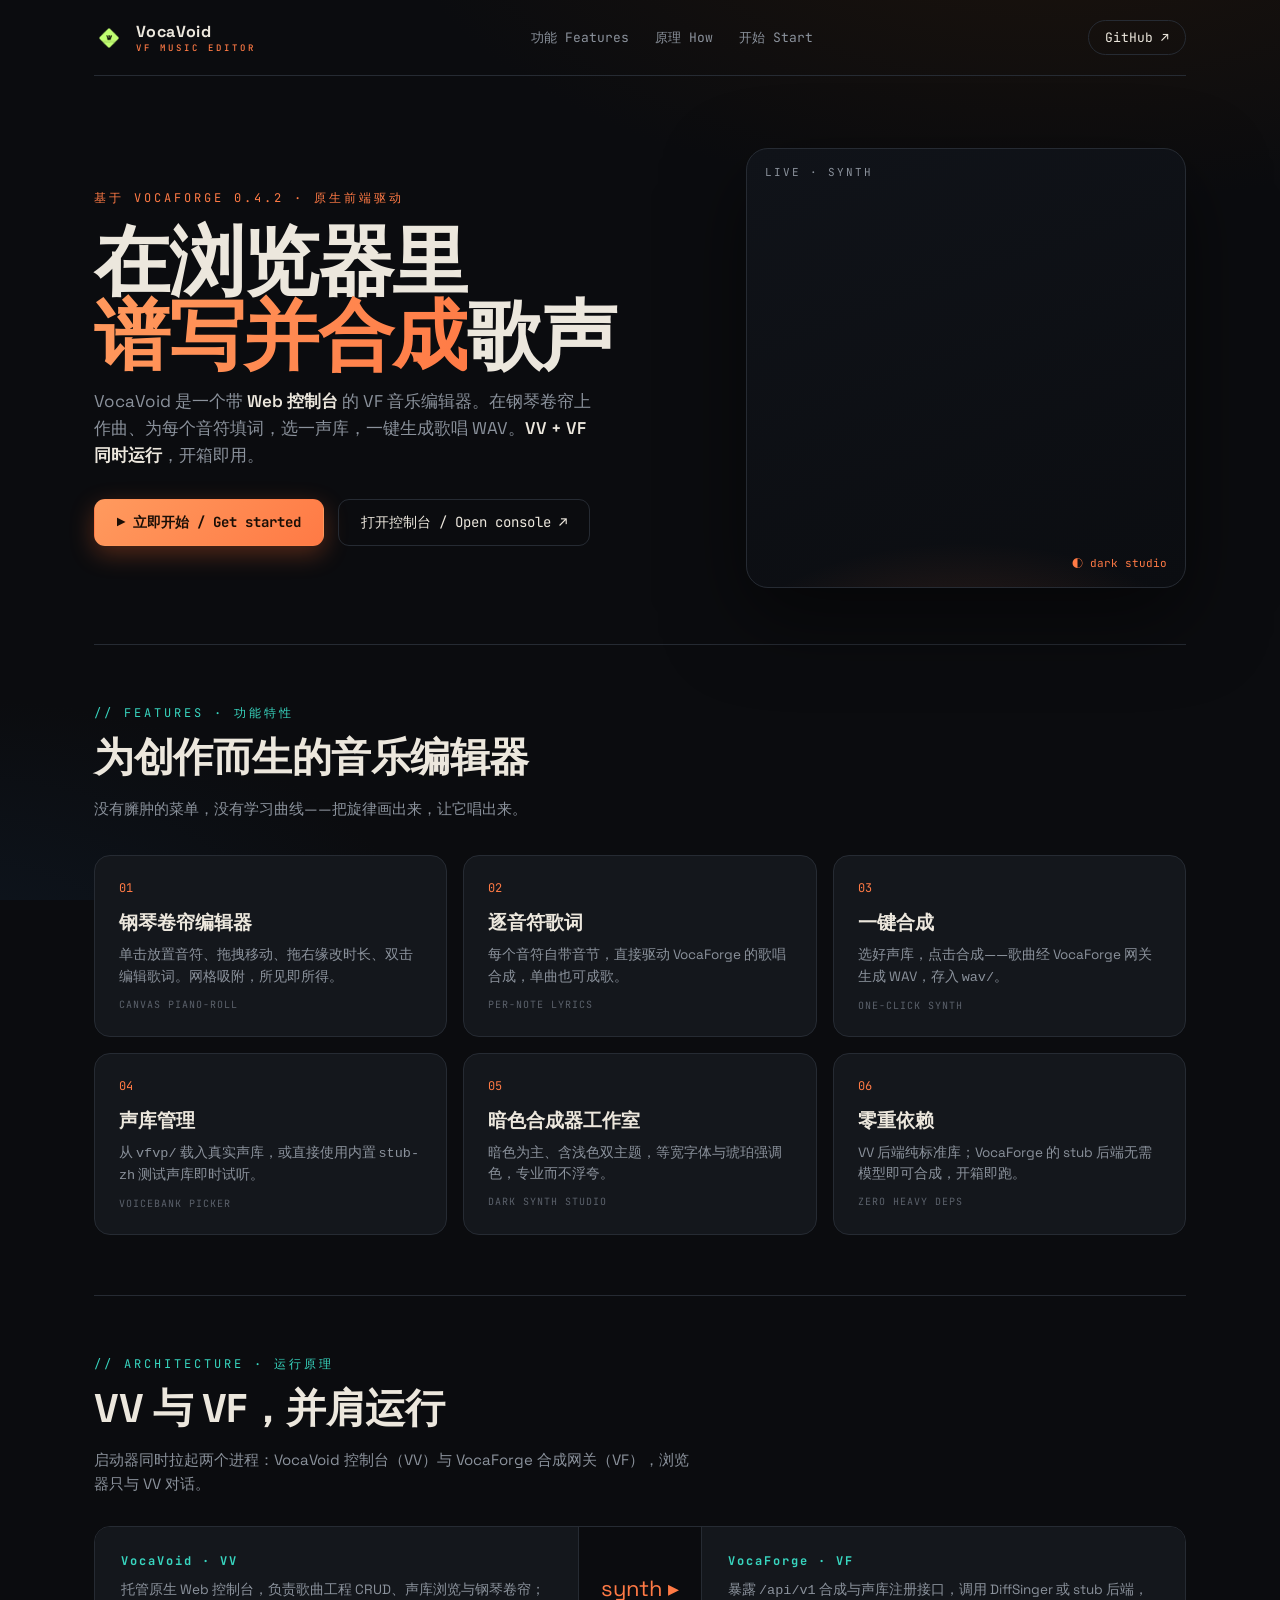
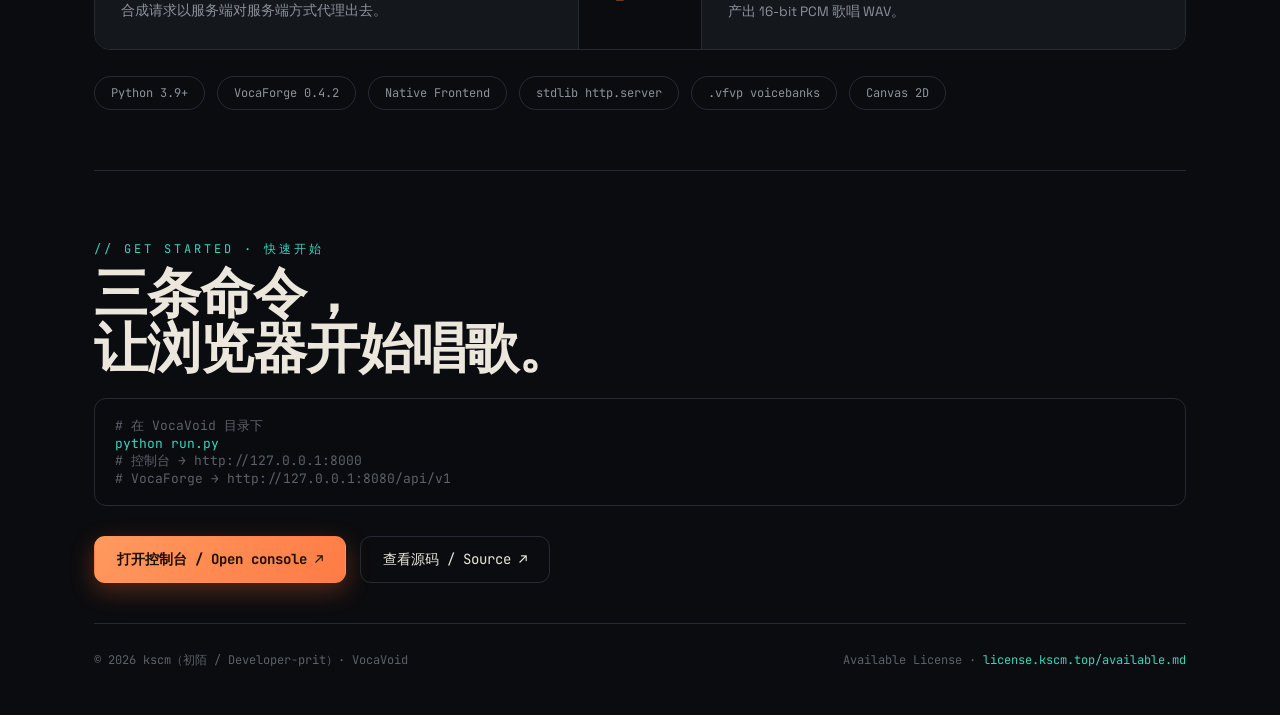
<file: index.html>
<!DOCTYPE html>
<html lang="zh-CN">
<head>
<meta charset="utf-8" />
<meta name="viewport" content="width=device-width, initial-scale=1" />
<title>VocaVoid — VF 音乐编辑器 / VF Music Editor</title>
<link rel="icon" href="frontend/assets/VV_icon.png" />
<link rel="preconnect" href="https://fonts.googleapis.com" />
<link rel="preconnect" href="https://fonts.gstatic.com" crossorigin />
<link href="https://fonts.googleapis.com/css2?family=Space+Grotesk:wght@400;500;600;700&family=JetBrains+Mono:wght@400;600&display=swap" rel="stylesheet" />
<style>
  :root{
    --bg:#0b0c0f; --panel:#14171c; --line:#262b33; --text:#ece7dd; --muted:#8b929c; --faint:#5b616b;
    --amber:#ff7a45; --amber-2:#ff9a5e; --teal:#38d6c0;
    --disp:"Space Grotesk",system-ui,sans-serif; --mono:"JetBrains Mono",ui-monospace,monospace;
  }
  *{box-sizing:border-box;margin:0}
  html{scroll-behavior:smooth}
  body{background:var(--bg);color:var(--text);font-family:var(--disp);-webkit-font-smoothing:antialiased;
    background-image:radial-gradient(1100px 520px at 82% -12%,#1c130c 0,transparent 60%),radial-gradient(900px 500px at -5% 108%,#0e1620 0,transparent 55%);background-attachment:fixed}
  .wrap{max-width:1140px;margin:0 auto;padding:0 24px}
  a{color:inherit;text-decoration:none}

  /* nav */
  nav{display:flex;align-items:center;justify-content:space-between;padding:20px 0;border-bottom:1px solid var(--line)}
  .brand{display:flex;align-items:center;gap:12px;font-weight:700;letter-spacing:.4px}
  .brand img{width:30px;height:30px;border-radius:8px}
  .brand small{display:block;font-family:var(--mono);font-size:9px;letter-spacing:3px;color:var(--amber);font-weight:500}
  .nav-links{display:flex;gap:26px;font-size:13px;color:var(--muted);font-family:var(--mono)}
  .nav-links a:hover{color:var(--text)}
  .nav-cta{border:1px solid var(--line);padding:8px 16px;border-radius:999px;font-size:13px;font-family:var(--mono);transition:.2s var(--ease)}
  .nav-cta:hover{border-color:var(--amber);color:var(--amber)}

  /* hero */
  .hero{display:grid;grid-template-columns:1.25fr .9fr;gap:40px;align-items:center;padding:72px 0 56px}
  .eyebrow{font-family:var(--mono);font-size:12px;letter-spacing:3px;color:var(--amber);text-transform:uppercase}
  h1{font-size:clamp(40px,6vw,76px);line-height:.98;font-weight:700;margin:18px 0 10px;letter-spacing:-1.5px}
  h1 .grad{background:linear-gradient(120deg,var(--amber-2),var(--amber));-webkit-background-clip:text;background-clip:text;color:transparent}
  .lede{font-size:17px;line-height:1.6;color:var(--muted);max-width:30em;margin-top:14px}
  .lede b{color:var(--text);font-weight:600}
  .cta-row{display:flex;gap:14px;margin-top:30px;flex-wrap:wrap}
  .btn{font-family:var(--mono);font-size:14px;padding:13px 22px;border-radius:11px;border:1px solid var(--line);transition:.2s var(--ease);cursor:pointer}
  .btn.primary{background:linear-gradient(135deg,var(--amber-2),var(--amber));border-color:transparent;color:#1a0e06;font-weight:700;box-shadow:0 8px 24px rgba(255,106,48,.3)}
  .btn.primary:hover{transform:translateY(-2px);box-shadow:0 12px 30px rgba(255,106,48,.42)}
  .btn.ghost:hover{border-color:var(--teal);color:var(--teal)}

  /* waveform visual */
  .viz{aspect-ratio:1/1;border:1px solid var(--line);border-radius:22px;background:linear-gradient(160deg,#101319,#0b0d11);
    position:relative;overflow:hidden;display:grid;place-items:center;box-shadow:0 30px 80px rgba(0,0,0,.5)}
  .viz::before{content:"";position:absolute;inset:0;background:radial-gradient(420px 220px at 50% 120%,rgba(255,122,69,.18),transparent 60%)}
  .eq{display:flex;align-items:flex-end;gap:7px;height:54%;z-index:1}
  .eq span{width:9px;background:linear-gradient(var(--amber-2),var(--amber));border-radius:4px;animation:bounce 1.1s var(--ease) infinite}
  .eq span:nth-child(odd){background:linear-gradient(var(--teal),#1c8f80)}
  .eq span:nth-child(1){animation-delay:0s}.eq span:nth-child(2){animation-delay:.12s}.eq span:nth-child(3){animation-delay:.24s}
  .eq span:nth-child(4){animation-delay:.36s}.eq span:nth-child(5){animation-delay:.48s}.eq span:nth-child(6){animation-delay:.6s}
  .eq span:nth-child(7){animation-delay:.72s}.eq span:nth-child(8){animation-delay:.84s}.eq span:nth-child(9){animation-delay:.96s}
  @keyframes bounce{0%,100%{height:18%}50%{height:100%}}
  .viz .tag{position:absolute;top:16px;left:18px;font-family:var(--mono);font-size:11px;color:var(--muted);letter-spacing:2px}
  .viz .tag2{position:absolute;bottom:16px;right:18px;font-family:var(--mono);font-size:11px;color:var(--amber)}

  /* section heading */
  .sec{padding:60px 0;border-top:1px solid var(--line)}
  .sec-h{font-family:var(--mono);font-size:12px;letter-spacing:3px;color:var(--teal);text-transform:uppercase;margin-bottom:8px}
  .sec-t{font-size:clamp(26px,3.4vw,40px);font-weight:700;letter-spacing:-.5px;max-width:18em}
  .sec-s{color:var(--muted);margin-top:12px;font-size:15px;line-height:1.6;max-width:40em}

  /* feature grid */
  .grid{display:grid;grid-template-columns:repeat(3,1fr);gap:16px;margin-top:34px}
  .card{border:1px solid var(--line);border-radius:16px;padding:24px;background:var(--panel);transition:.25s var(--ease);position:relative;overflow:hidden}
  .card:hover{border-color:var(--amber);transform:translateY(-3px)}
  .card .ix{font-family:var(--mono);font-size:12px;color:var(--amber);margin-bottom:14px}
  .card h3{font-size:19px;font-weight:600;margin-bottom:8px}
  .card p{font-size:13.5px;color:var(--muted);line-height:1.6}
  .card .en{display:block;font-family:var(--mono);font-size:10px;color:var(--faint);letter-spacing:1px;margin-top:10px;text-transform:uppercase}

  /* architecture strip */
  .arch{display:grid;grid-template-columns:1fr auto 1fr;gap:0;align-items:stretch;margin-top:30px;border:1px solid var(--line);border-radius:16px;overflow:hidden}
  .arch .node{padding:26px;background:var(--panel)}
  .arch .mid{display:grid;place-items:center;padding:0 22px;background:var(--bg);border-left:1px solid var(--line);border-right:1px solid var(--line)}
  .arch h4{font-family:var(--mono);font-size:12px;letter-spacing:2px;color:var(--teal);margin-bottom:10px}
  .arch p{font-size:13.5px;color:var(--muted);line-height:1.6}
  .arch .arrow{font-size:22px;color:var(--amber)}

  /* tech badges */
  .badges{display:flex;gap:12px;flex-wrap:wrap;margin-top:26px}
  .badge{border:1px solid var(--line);border-radius:999px;padding:8px 16px;font-family:var(--mono);font-size:12px;color:var(--muted);transition:.2s}
  .badge:hover{border-color:var(--teal);color:var(--text)}

  /* final cta */
  .final{text-align:left;padding:70px 0 40px}
  .final h2{font-size:clamp(30px,4.4vw,54px);font-weight:700;letter-spacing:-1px;line-height:1.02}
  pre{font-family:var(--mono);background:#0a0b0e;border:1px solid var(--line);border-radius:12px;padding:18px 20px;color:var(--teal);font-size:13px;margin-top:22px;overflow-x:auto}
  pre .c{color:var(--faint)}

  footer{border-top:1px solid var(--line);padding:28px 0 50px;color:var(--faint);font-family:var(--mono);font-size:12px;display:flex;justify-content:space-between;flex-wrap:wrap;gap:10px}

  @media (max-width:860px){
    .hero{grid-template-columns:1fr;gap:30px}
    .viz{max-width:380px}
    .grid{grid-template-columns:1fr}
    .arch{grid-template-columns:1fr}
    .arch .mid{border:none;border-top:1px solid var(--line);border-bottom:1px solid var(--line);padding:14px}
    .nav-links{display:none}
  }
</style>
</head>
<body>
<div class="wrap">
  <nav>
    <div class="brand">
      <img src="frontend/assets/VV_icon.png" alt="VocaVoid" />
      <div>VocaVoid<small>VF MUSIC EDITOR</small></div>
    </div>
    <div class="nav-links">
      <a href="#features">功能 Features</a>
      <a href="#how">原理 How</a>
      <a href="#start">开始 Start</a>
    </div>
    <a class="nav-cta" href="https://github.com/Developerprit/VocaVoid">GitHub ↗</a>
  </nav>

  <header class="hero">
    <div>
      <div class="eyebrow">基于 VocaForge 0.4.2 · 原生前端驱动</div>
      <h1>在浏览器里<br/><span class="grad">谱写并合成</span>歌声</h1>
      <p class="lede">VocaVoid 是一个带 <b>Web 控制台</b> 的 VF 音乐编辑器。在钢琴卷帘上作曲、为每个音符填词，选一声库，一键生成歌唱 WAV。<b>VV + VF 同时运行</b>，开箱即用。</p>
      <div class="cta-row">
        <a class="btn primary" href="#start">▶ 立即开始 / Get started</a>
        <a class="btn ghost" href="frontend/index.html">打开控制台 / Open console ↗</a>
      </div>
    </div>
    <div class="viz">
      <div class="tag">LIVE · SYNTH</div>
      <div class="eq"><span></span><span></span><span></span><span></span><span></span><span></span><span></span><span></span><span></span></div>
      <div class="tag2">◐ dark studio</div>
    </div>
  </header>

  <section class="sec" id="features">
    <div class="sec-h">// FEATURES · 功能特性</div>
    <div class="sec-t">为创作而生的音乐编辑器</div>
    <div class="sec-s">没有臃肿的菜单，没有学习曲线——把旋律画出来，让它唱出来。</div>
    <div class="grid">
      <div class="card">
        <div class="ix">01</div><h3>钢琴卷帘编辑器</h3>
        <p>单击放置音符、拖拽移动、拖右缘改时长、双击编辑歌词。网格吸附，所见即所得。</p>
        <span class="en">Canvas piano-roll</span>
      </div>
      <div class="card">
        <div class="ix">02</div><h3>逐音符歌词</h3>
        <p>每个音符自带音节，直接驱动 VocaForge 的歌唱合成，单曲也可成歌。</p>
        <span class="en">Per-note lyrics</span>
      </div>
      <div class="card">
        <div class="ix">03</div><h3>一键合成</h3>
        <p>选好声库，点击合成——歌曲经 VocaForge 网关生成 WAV，存入 <code>wav/</code>。</p>
        <span class="en">One-click synth</span>
      </div>
      <div class="card">
        <div class="ix">04</div><h3>声库管理</h3>
        <p>从 <code>vfvp/</code> 载入真实声库，或直接使用内置 <code>stub-zh</code> 测试声库即时试听。</p>
        <span class="en">Voicebank picker</span>
      </div>
      <div class="card">
        <div class="ix">05</div><h3>暗色合成器工作室</h3>
        <p>暗色为主、含浅色双主题，等宽字体与琥珀强调色，专业而不浮夸。</p>
        <span class="en">Dark synth studio</span>
      </div>
      <div class="card">
        <div class="ix">06</div><h3>零重依赖</h3>
        <p>VV 后端纯标准库；VocaForge 的 stub 后端无需模型即可合成，开箱即跑。</p>
        <span class="en">Zero heavy deps</span>
      </div>
    </div>
  </section>

  <section class="sec" id="how">
    <div class="sec-h">// ARCHITECTURE · 运行原理</div>
    <div class="sec-t">VV 与 VF，并肩运行</div>
    <div class="sec-s">启动器同时拉起两个进程：VocaVoid 控制台（VV）与 VocaForge 合成网关（VF），浏览器只与 VV 对话。</div>
    <div class="arch">
      <div class="node">
        <h4>VocaVoid · VV</h4>
        <p>托管原生 Web 控制台，负责歌曲工程 CRUD、声库浏览与钢琴卷帘；合成请求以服务端对服务端方式代理出去。</p>
      </div>
      <div class="mid"><span class="arrow"> synth ▸ </span></div>
      <div class="node">
        <h4>VocaForge · VF</h4>
        <p>暴露 <code>/api/v1</code> 合成与声库注册接口，调用 DiffSinger 或 stub 后端，产出 16-bit PCM 歌唱 WAV。</p>
      </div>
    </div>
    <div class="badges">
      <span class="badge">Python 3.9+</span>
      <span class="badge">VocaForge 0.4.2</span>
      <span class="badge">Native Frontend</span>
      <span class="badge">stdlib http.server</span>
      <span class="badge">.vfvp voicebanks</span>
      <span class="badge">Canvas 2D</span>
    </div>
  </section>

  <section class="sec final" id="start">
    <div class="sec-h">// GET STARTED · 快速开始</div>
    <h2>三条命令，<br/>让浏览器开始唱歌。</h2>
    <pre><span class="c"># 在 VocaVoid 目录下</span>
python run.py
<span class="c"># 控制台 → http://127.0.0.1:8000</span>
<span class="c"># VocaForge → http://127.0.0.1:8080/api/v1</span></pre>
    <div class="cta-row">
      <a class="btn primary" href="frontend/index.html">打开控制台 / Open console ↗</a>
      <a class="btn ghost" href="https://github.com/Developerprit/VocaVoid">查看源码 / Source ↗</a>
    </div>
  </section>

  <footer>
    <span>© 2026 kscm（初陌 / Developer-prit）· VocaVoid</span>
    <span>Available License · <a href="https://license.kscm.top/available.md" style="color:var(--teal)">license.kscm.top/available.md</a></span>
  </footer>
</div>
</body>
</html>
</file>
